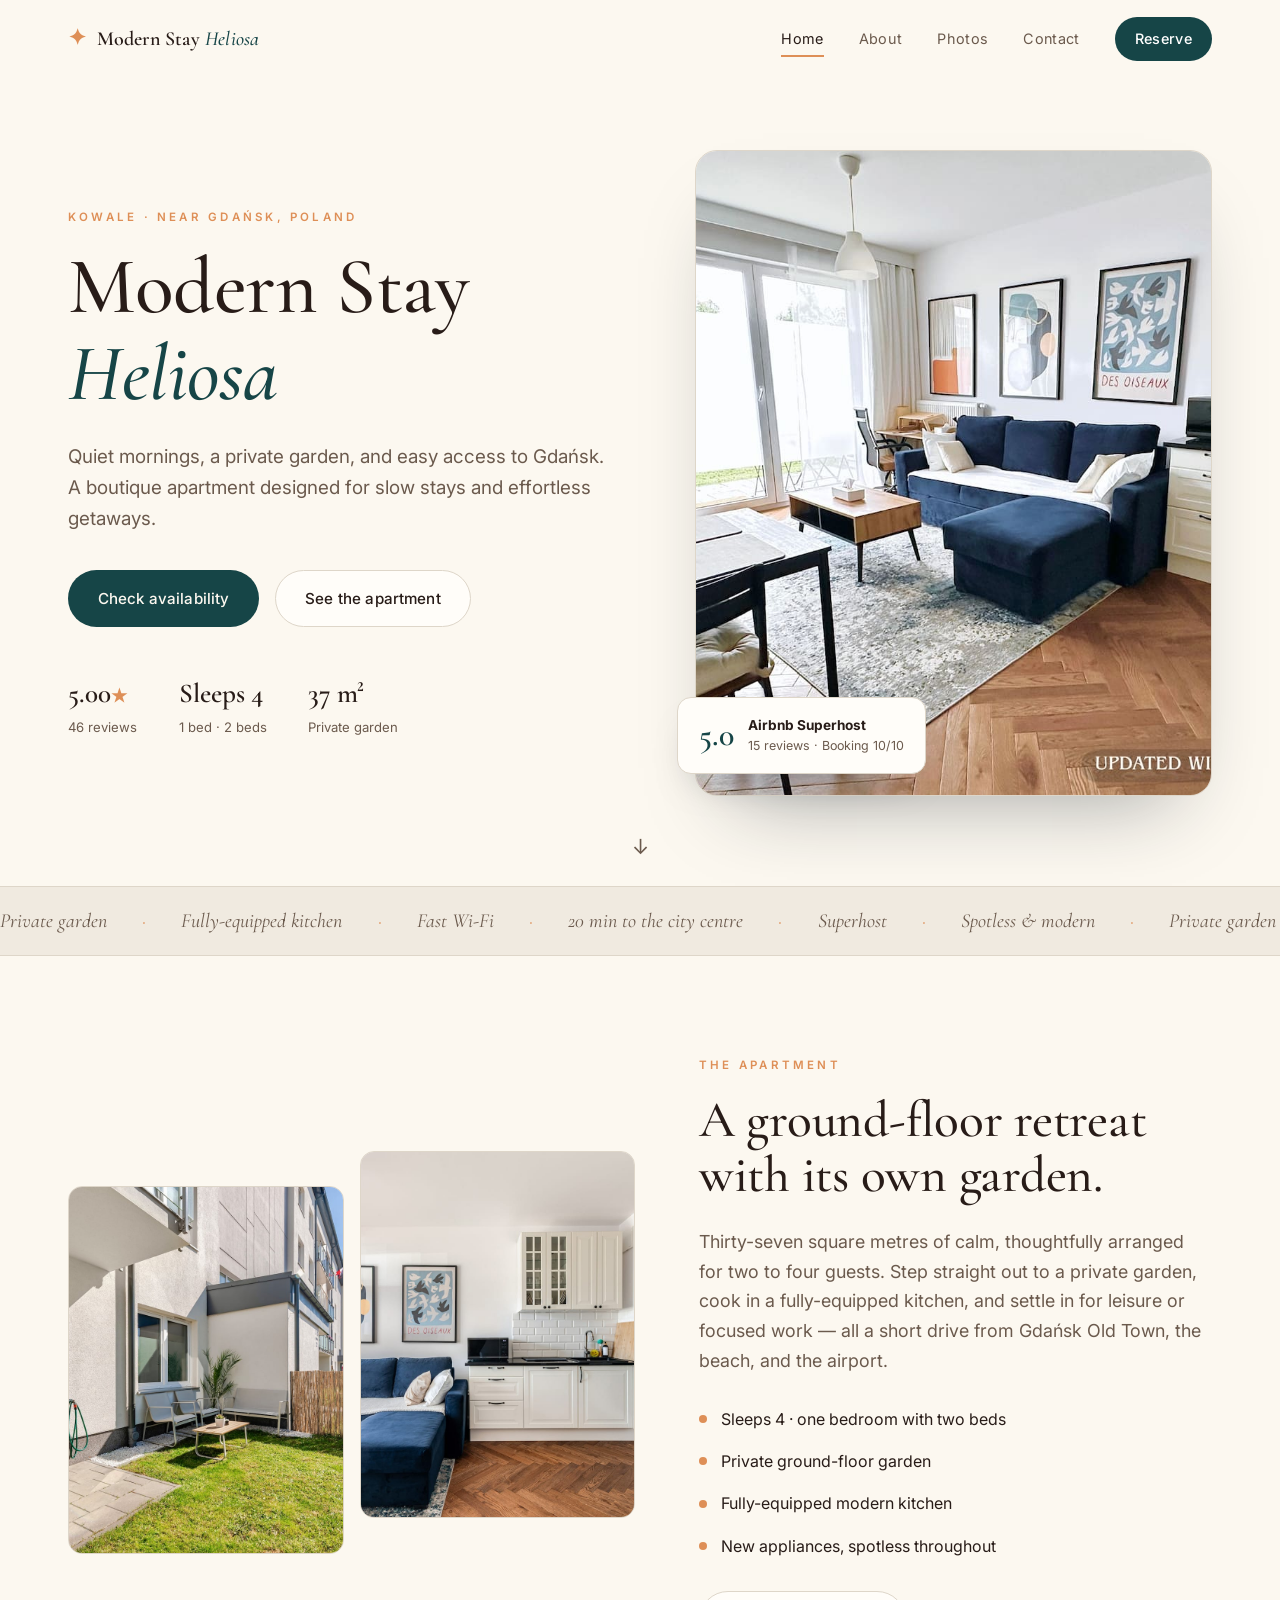
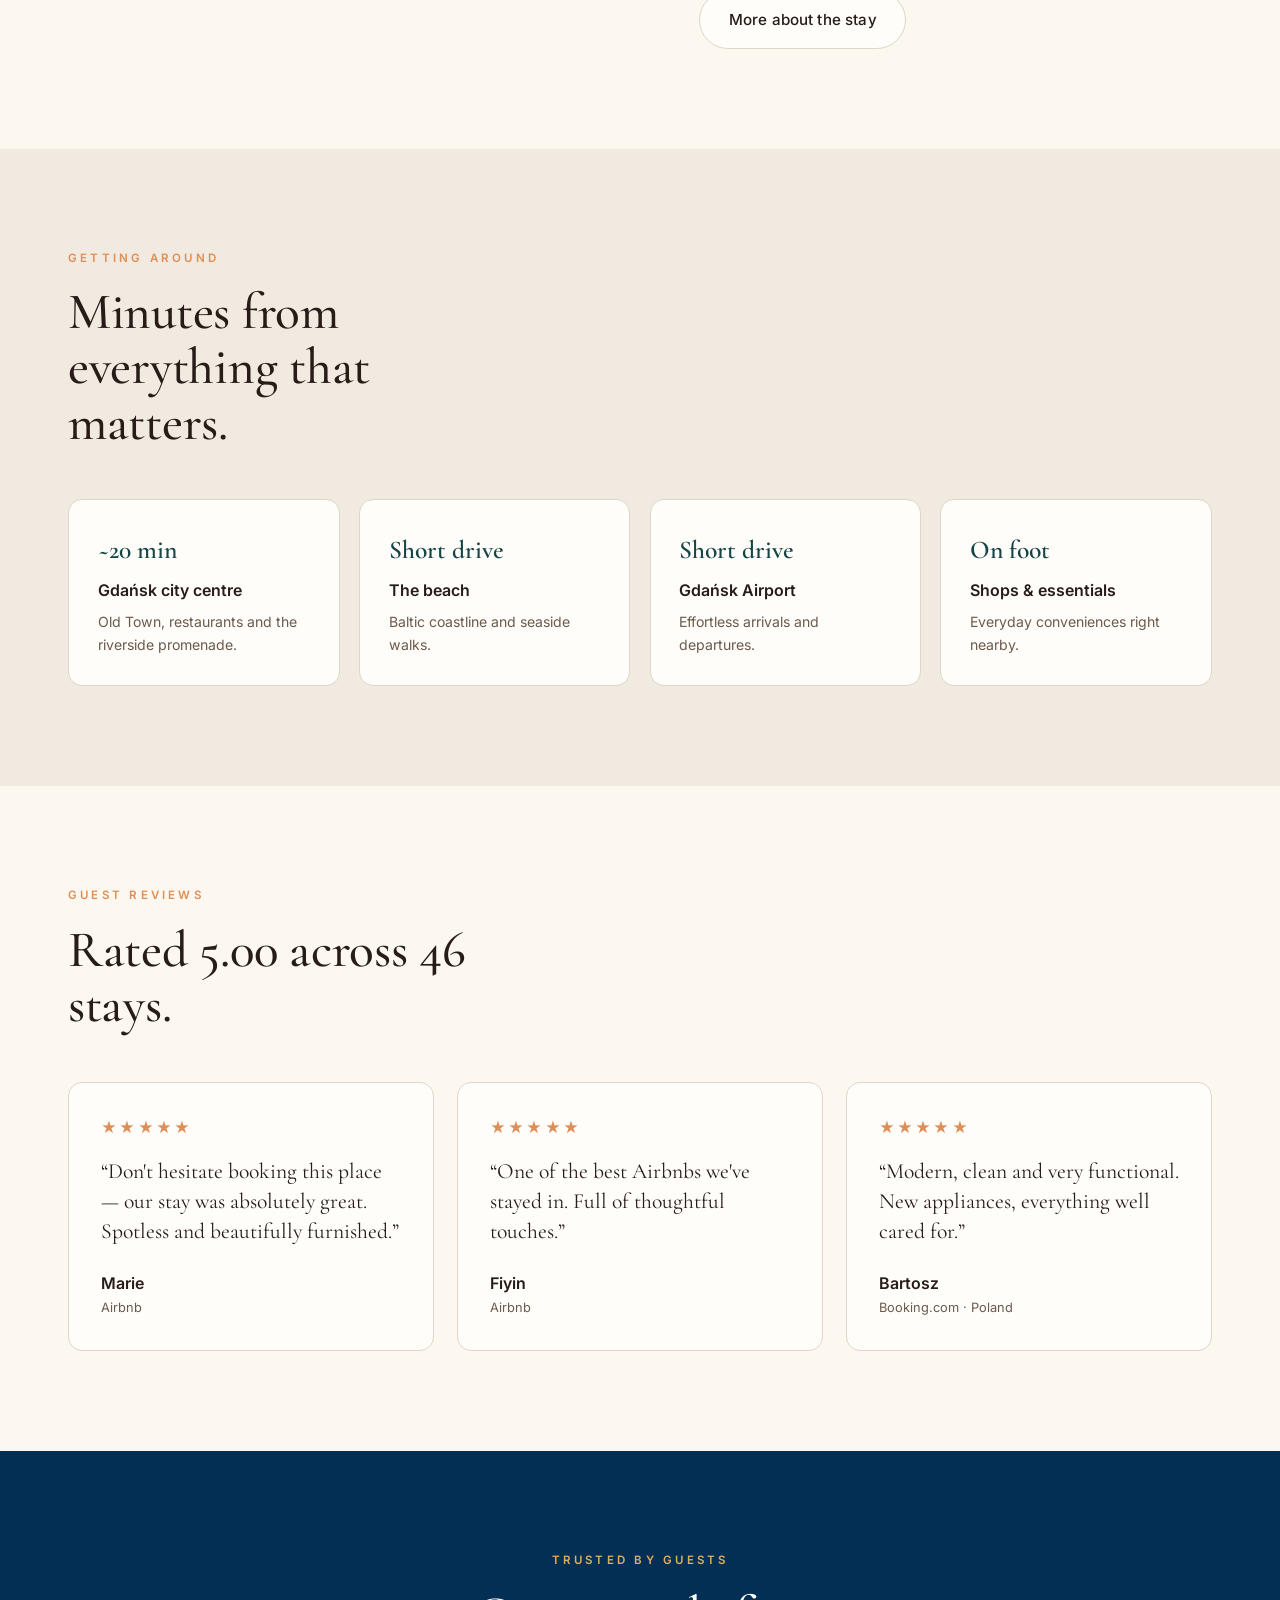
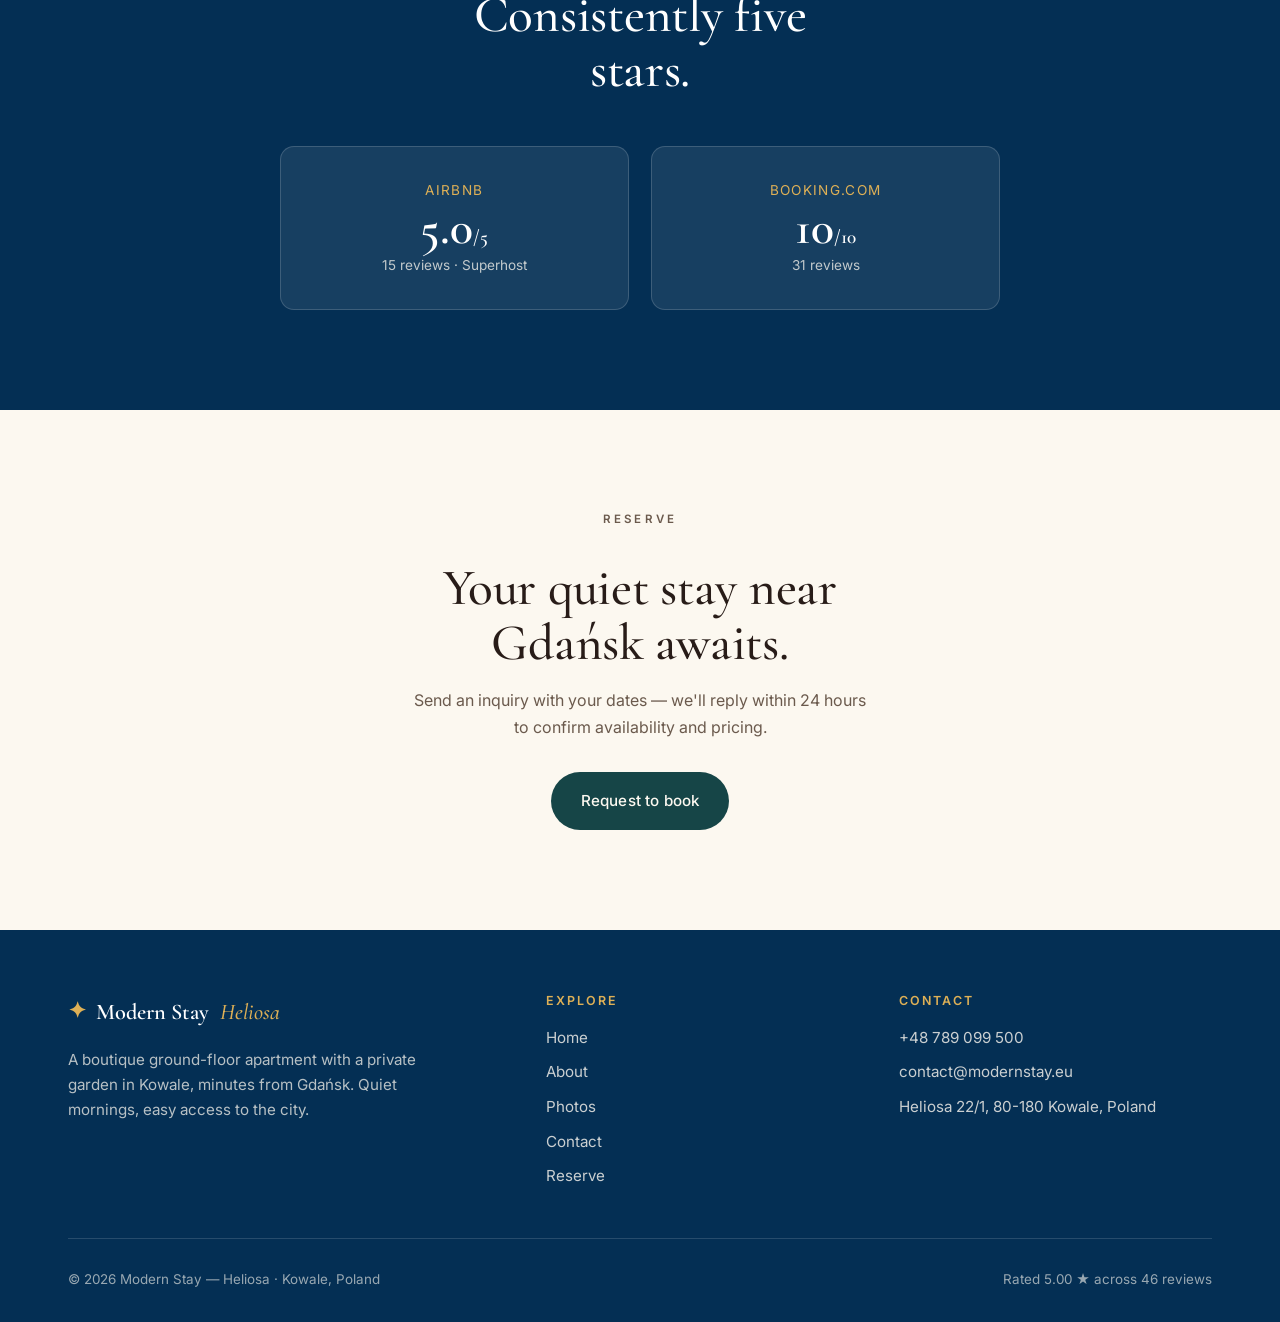
<file: index.html>
<!DOCTYPE html>
<html lang="en">
<head>
  <meta charset="UTF-8" />
  <meta name="viewport" content="width=device-width, initial-scale=1.0" />
  <title>Modern Stay Heliosa — Boutique apartment near Gdańsk</title>
  <meta name="description" content="Modern Stay Heliosa — a boutique ground-floor apartment with a private garden in Kowale, minutes from Gdańsk. Sleeps 4. Rated 5.00 across 46 reviews." />
  <link rel="stylesheet" href="styles.css" />
  <link rel="preconnect" href="https://fonts.googleapis.com" />
  <link rel="preconnect" href="https://fonts.gstatic.com" crossorigin />
  <link href="https://fonts.googleapis.com/css2?family=Cormorant+Garamond:ital,wght@0,400;0,500;0,600;1,400;1,500&family=Inter:wght@400;500;600&display=swap" rel="stylesheet" />
</head>
<body>
  <div class="scroll-progress" id="scrollProgress"></div>

  <!-- Header -->
  <header class="site-header" id="header">
    <div class="container header-inner">
      <a href="index.html" class="brand">
        <span class="brand-mark">✦</span>
        <span class="brand-text">Modern Stay <em>Heliosa</em></span>
      </a>
      <nav class="nav">
        <div class="nav-links" id="navLinks">
          <a href="index.html" class="active">Home</a>
          <a href="about.html">About</a>
          <a href="photos.html">Photos</a>
          <a href="contact.html">Contact</a>
          <a href="reserve.html" class="btn btn-sm btn-primary nav-cta">Reserve</a>
        </div>
        <button class="nav-toggle" id="navToggle" aria-label="Toggle menu">
          <span></span><span></span><span></span>
        </button>
      </nav>
    </div>
  </header>

  <!-- Hero -->
  <section class="hero">
    <div class="container hero-inner">
      <div class="hero-copy">
        <p class="eyebrow reveal">Kowale · near Gdańsk, Poland</p>
        <h1 class="reveal">Modern Stay <span class="grad">Heliosa</span></h1>
        <p class="hero-sub reveal">Quiet mornings, a private garden, and easy access to Gdańsk. A boutique apartment designed for slow stays and effortless getaways.</p>
        <div class="hero-actions reveal">
          <a href="reserve.html" class="btn btn-primary">Check availability</a>
          <a href="photos.html" class="btn btn-ghost">See the apartment</a>
        </div>
        <div class="hero-stats reveal">
          <div class="stat"><span class="stat-num">5.00<span class="star">★</span></span><span class="stat-label">46 reviews</span></div>
          <div class="stat"><span class="stat-num">Sleeps 4</span><span class="stat-label">1 bed · 2 beds</span></div>
          <div class="stat"><span class="stat-num">37 m²</span><span class="stat-label">Private garden</span></div>
        </div>
      </div>
      <div class="hero-figure reveal">
        <div class="hero-img"><img src="images/living-01.jpeg" alt="Living room with sofa" loading="eager" /></div>
        <div class="hero-badge">
          <span class="score">5.0</span>
          <span class="score-meta"><strong>Airbnb Superhost</strong>15 reviews · Booking 10/10</span>
        </div>
      </div>
    </div>
    <a href="#intro" class="scroll-cue" aria-label="Scroll down">↓</a>
  </section>

  <!-- Marquee -->
  <div class="marquee" aria-hidden="true">
    <div class="marquee-track">
      <span>Private garden</span><span>·</span><span>Fully-equipped kitchen</span><span>·</span><span>Fast Wi-Fi</span><span>·</span><span>20 min to the city centre</span><span>·</span><span>Superhost</span><span>·</span><span>Spotless &amp; modern</span><span>·</span>
      <span>Private garden</span><span>·</span><span>Fully-equipped kitchen</span><span>·</span><span>Fast Wi-Fi</span><span>·</span><span>20 min to the city centre</span><span>·</span><span>Superhost</span><span>·</span><span>Spotless &amp; modern</span><span>·</span>
    </div>
  </div>

  <!-- Intro / About preview -->
  <section class="section" id="intro">
    <div class="container about-grid">
      <div class="about-media reveal">
        <img src="images/garden-01.jpeg" alt="Private garden with seating" loading="lazy" />
        <img src="images/kitchen-01.jpeg" alt="Kitchen detail" loading="lazy" />
      </div>
      <div class="about-copy reveal">
        <p class="eyebrow">The apartment</p>
        <h2>A ground-floor retreat with its own garden.</h2>
        <p class="lead">Thirty-seven square metres of calm, thoughtfully arranged for two to four guests. Step straight out to a private garden, cook in a fully-equipped kitchen, and settle in for leisure or focused work — all a short drive from Gdańsk Old Town, the beach, and the airport.</p>
        <ul class="feature-list">
          <li><span class="dot"></span> Sleeps 4 · one bedroom with two beds</li>
          <li><span class="dot"></span> Private ground-floor garden</li>
          <li><span class="dot"></span> Fully-equipped modern kitchen</li>
          <li><span class="dot"></span> New appliances, spotless throughout</li>
        </ul>
        <p style="margin-top:2rem"><a href="about.html" class="btn btn-ghost">More about the stay</a></p>
      </div>
    </div>
  </section>

  <!-- Location -->
  <section class="section section-tint">
    <div class="container">
      <div class="section-head reveal">
        <p class="eyebrow">Getting around</p>
        <h2>Minutes from everything that matters.</h2>
      </div>
      <div class="loc-grid">
        <div class="loc-card reveal"><span class="loc-time">~20 min</span><span class="loc-name">Gdańsk city centre</span><span class="loc-desc">Old Town, restaurants and the riverside promenade.</span></div>
        <div class="loc-card reveal"><span class="loc-time">Short drive</span><span class="loc-name">The beach</span><span class="loc-desc">Baltic coastline and seaside walks.</span></div>
        <div class="loc-card reveal"><span class="loc-time">Short drive</span><span class="loc-name">Gdańsk Airport</span><span class="loc-desc">Effortless arrivals and departures.</span></div>
        <div class="loc-card reveal"><span class="loc-time">On foot</span><span class="loc-name">Shops &amp; essentials</span><span class="loc-desc">Everyday conveniences right nearby.</span></div>
      </div>
    </div>
  </section>

  <!-- Reviews preview -->
  <section class="section">
    <div class="container">
      <div class="section-head reveal">
        <p class="eyebrow">Guest reviews</p>
        <h2>Rated 5.00 across 46 stays.</h2>
      </div>
      <div class="review-grid">
        <blockquote class="review reveal">
          <div class="stars">★★★★★</div>
          <p>“Don't hesitate booking this place — our stay was absolutely great. Spotless and beautifully furnished.”</p>
          <footer><strong>Marie</strong><span>Airbnb</span></footer>
        </blockquote>
        <blockquote class="review reveal">
          <div class="stars">★★★★★</div>
          <p>“One of the best Airbnbs we've stayed in. Full of thoughtful touches.”</p>
          <footer><strong>Fiyin</strong><span>Airbnb</span></footer>
        </blockquote>
        <blockquote class="review reveal">
          <div class="stars">★★★★★</div>
          <p>“Modern, clean and very functional. New appliances, everything well cared for.”</p>
          <footer><strong>Bartosz</strong><span>Booking.com · Poland</span></footer>
        </blockquote>
      </div>
    </div>
  </section>

  <!-- Ratings band (navy) -->
  <section class="section section-navy">
    <div class="container">
      <div class="section-head center reveal">
        <p class="eyebrow">Trusted by guests</p>
        <h2>Consistently five stars.</h2>
      </div>
      <div class="ratings-band">
        <div class="platform-card reveal"><div class="p-name">Airbnb</div><div class="p-score">5.0<span style="font-size:1.2rem">/5</span></div><div class="p-meta">15 reviews · Superhost</div></div>
        <div class="platform-card reveal"><div class="p-name">Booking.com</div><div class="p-score">10<span style="font-size:1.2rem">/10</span></div><div class="p-meta">31 reviews</div></div>
      </div>
    </div>
  </section>

  <!-- CTA -->
  <section class="section cta-band">
    <div class="container">
      <div class="reveal">
        <p class="eyebrow">Reserve</p>
        <h2>Your quiet stay near Gdańsk awaits.</h2>
        <p>Send an inquiry with your dates — we'll reply within 24 hours to confirm availability and pricing.</p>
        <a href="reserve.html" class="btn btn-primary">Request to book</a>
      </div>
    </div>
  </section>

  <!-- Footer placeholder -->
  <div id="footer"></div>

  <script src="script.js"></script>
</body>
</html>
</file>
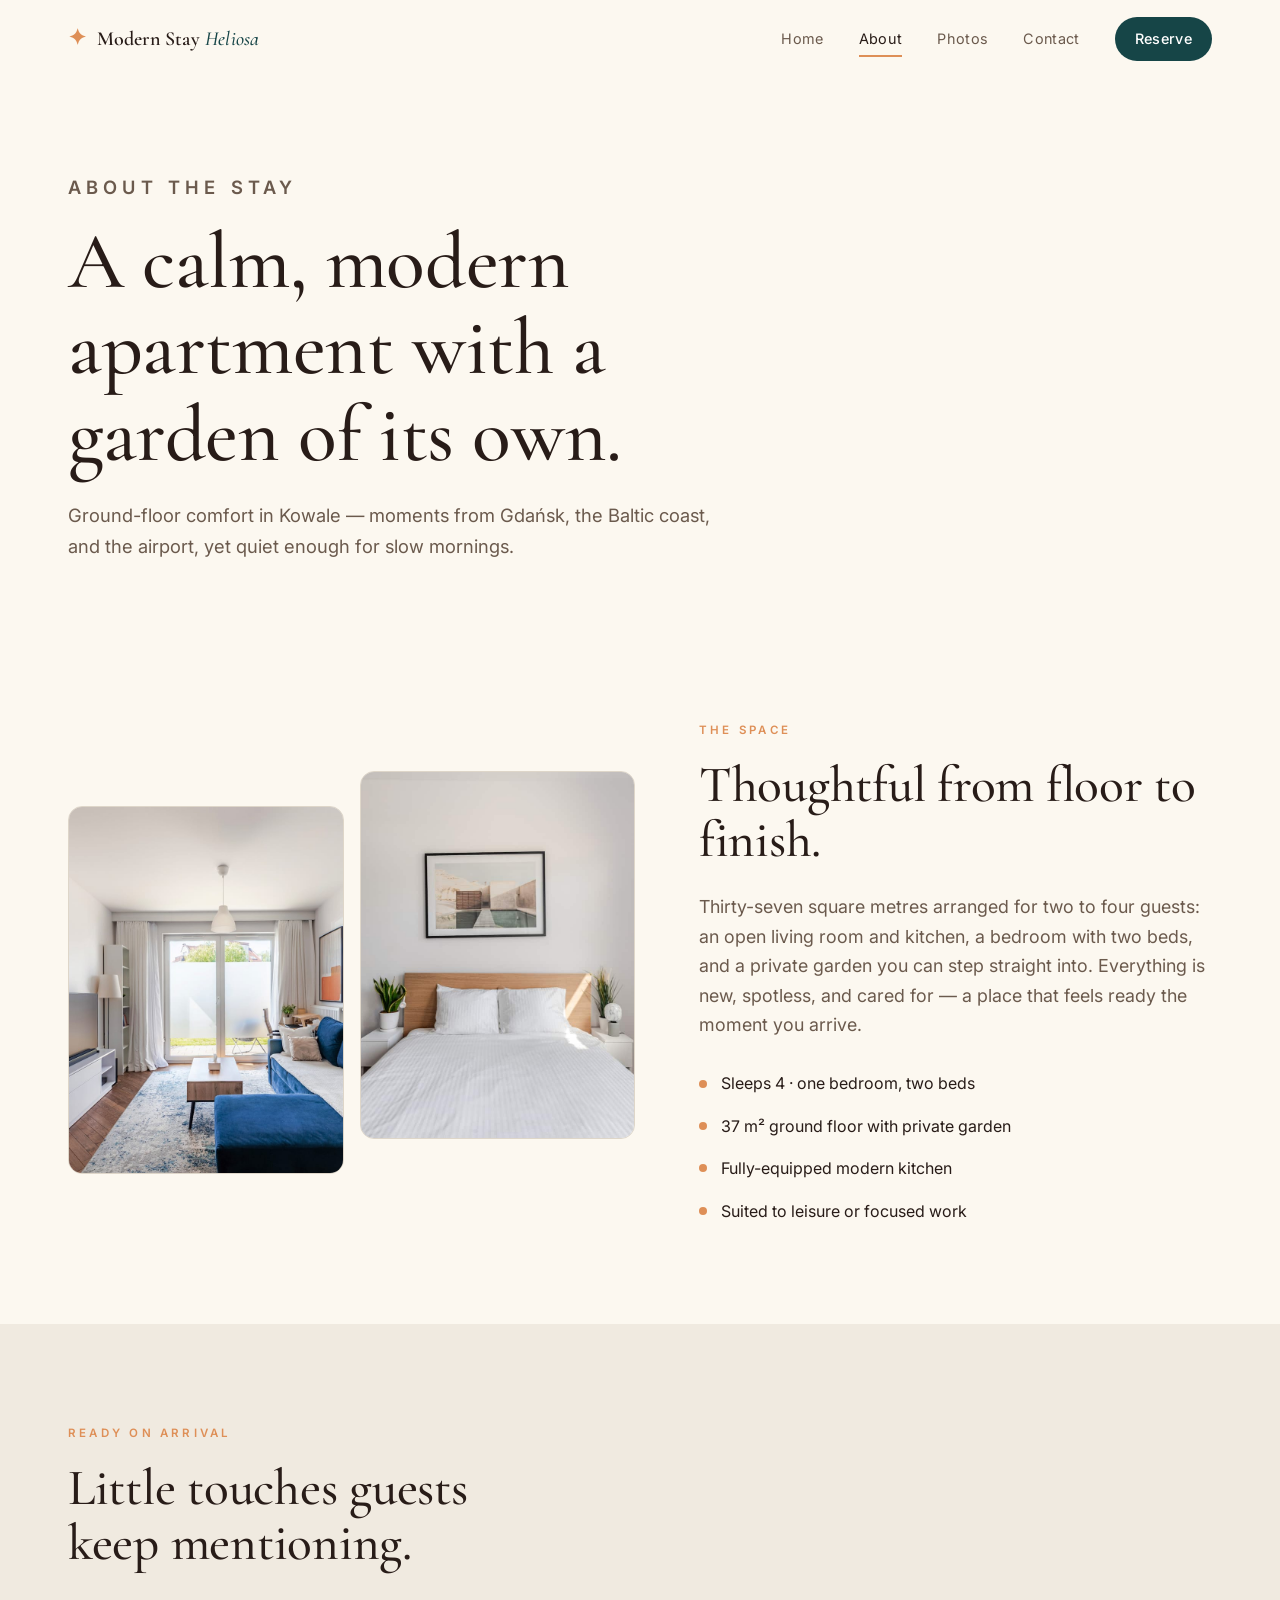
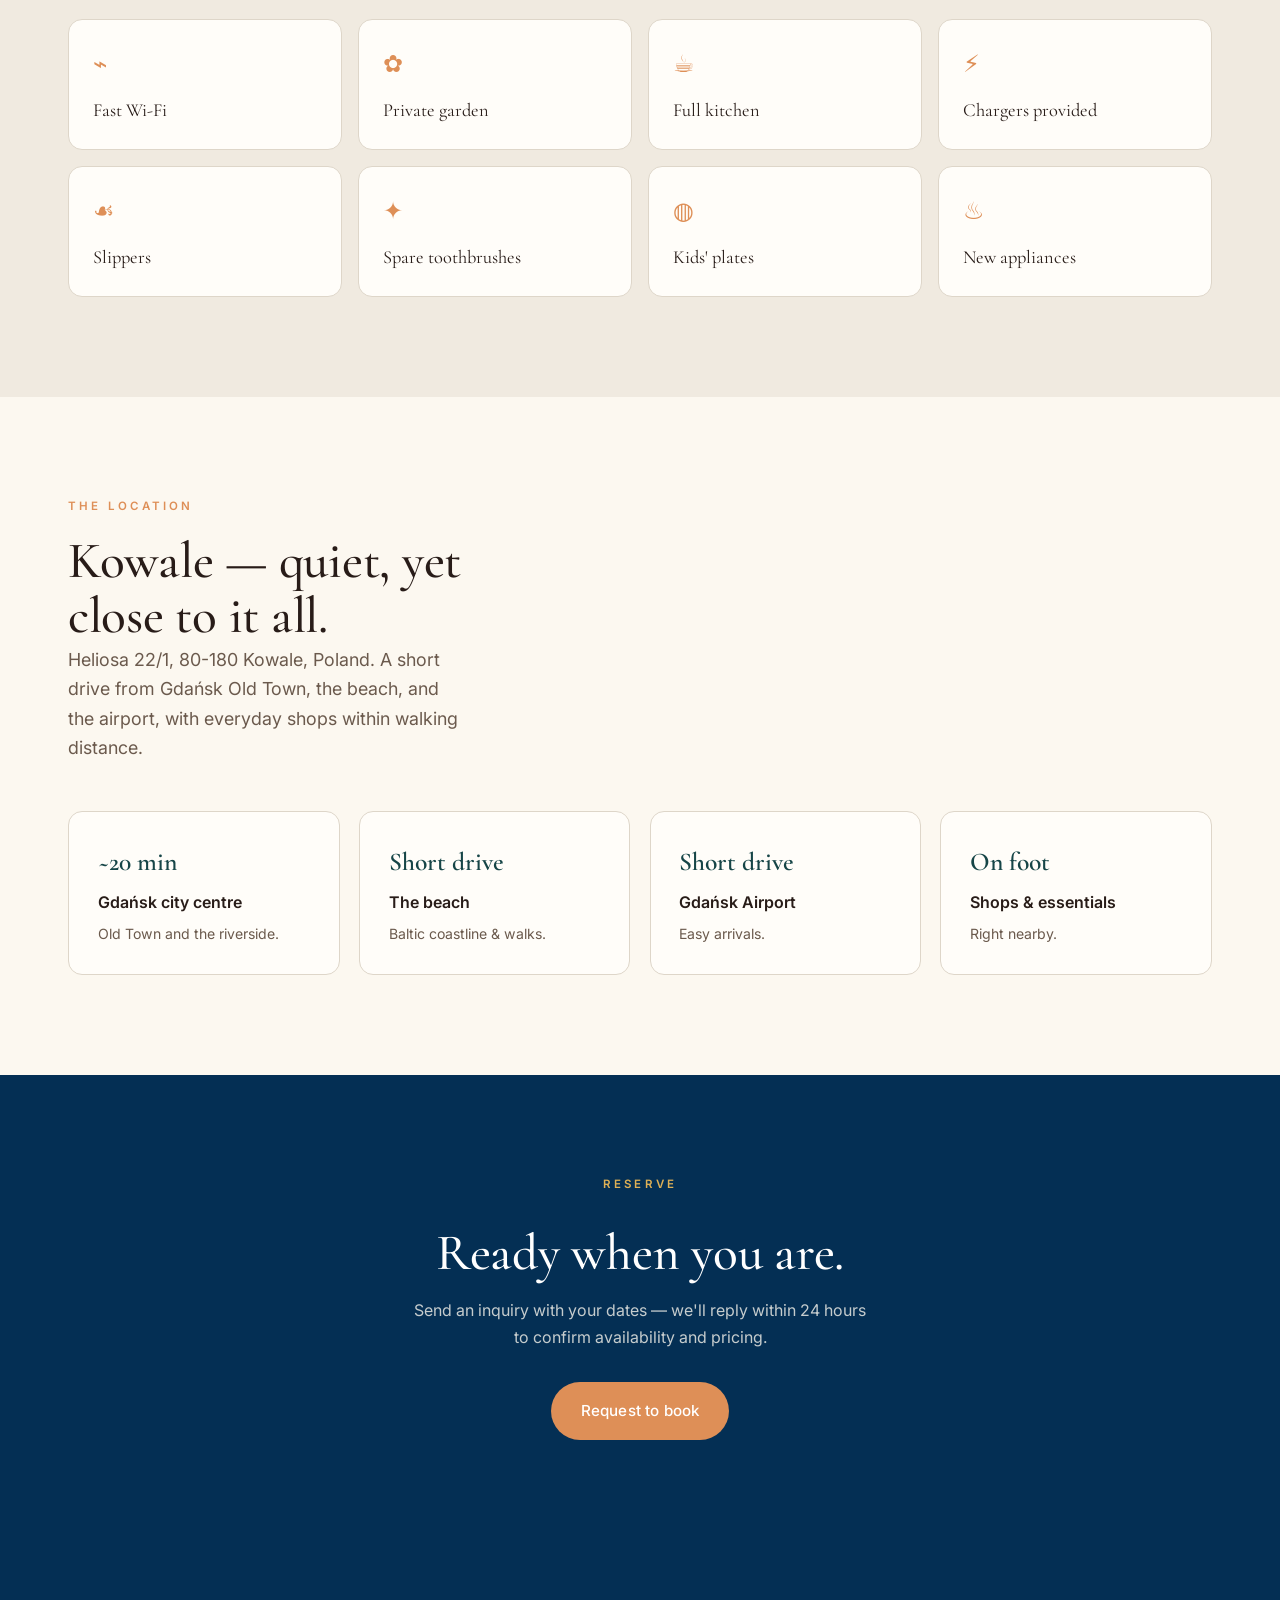
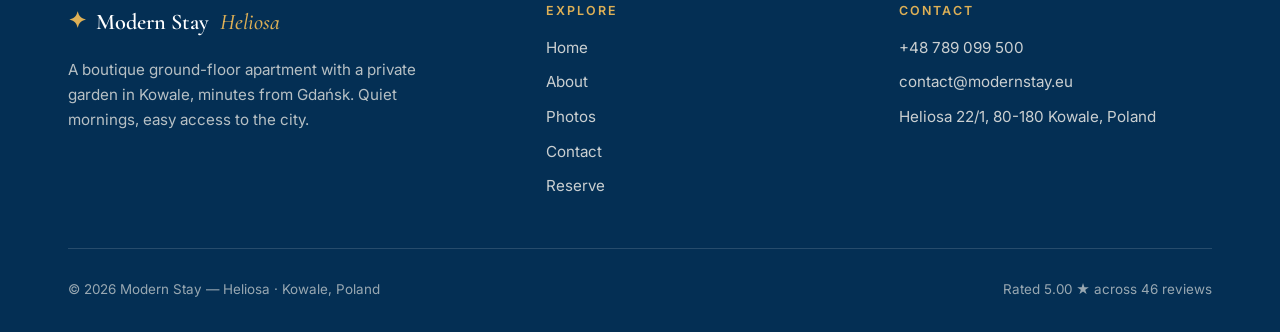
<file: about.html>
<!DOCTYPE html>
<html lang="en">
<head>
  <meta charset="UTF-8" />
  <meta name="viewport" content="width=device-width, initial-scale=1.0" />
  <title>About — Modern Stay Heliosa</title>
  <meta name="description" content="About Modern Stay Heliosa — a 37 m² ground-floor apartment with a private garden in Kowale, near Gdańsk. Sleeps 4, with a fully-equipped kitchen and thoughtful amenities." />
  <link rel="stylesheet" href="styles.css" />
  <link rel="preconnect" href="https://fonts.googleapis.com" />
  <link rel="preconnect" href="https://fonts.gstatic.com" crossorigin />
  <link href="https://fonts.googleapis.com/css2?family=Cormorant+Garamond:ital,wght@0,400;0,500;0,600;1,400;1,500&family=Inter:wght@400;500;600&display=swap" rel="stylesheet" />
</head>
<body>
  <div class="scroll-progress" id="scrollProgress"></div>

  <header class="site-header" id="header">
    <div class="container header-inner">
      <a href="index.html" class="brand">
        <span class="brand-mark">✦</span>
        <span class="brand-text">Modern Stay <em>Heliosa</em></span>
      </a>
      <nav class="nav">
        <div class="nav-links" id="navLinks">
          <a href="index.html">Home</a>
          <a href="about.html" class="active">About</a>
          <a href="photos.html">Photos</a>
          <a href="contact.html">Contact</a>
          <a href="reserve.html" class="btn btn-sm btn-primary nav-cta">Reserve</a>
        </div>
        <button class="nav-toggle" id="navToggle" aria-label="Toggle menu">
          <span></span><span></span><span></span>
        </button>
      </nav>
    </div>
  </header>

  <!-- Page hero -->
  <section class="page-hero">
    <div class="container">
      <p class="eyebrow reveal">About the stay</p>
      <h1 class="reveal">A calm, modern apartment with a garden of its own.</h1>
      <p class="reveal">Ground-floor comfort in Kowale — moments from Gdańsk, the Baltic coast, and the airport, yet quiet enough for slow mornings.</p>
    </div>
  </section>

  <!-- About -->
  <section class="section">
    <div class="container about-grid">
      <div class="about-media reveal">
        <img src="images/living-02.jpeg" alt="Living room and open kitchen" loading="lazy" />
        <img src="images/bedroom-02.jpeg" alt="Bedroom with bed" loading="lazy" />
      </div>
      <div class="about-copy reveal">
        <p class="eyebrow">The space</p>
        <h2>Thoughtful from floor to finish.</h2>
        <p class="lead">Thirty-seven square metres arranged for two to four guests: an open living room and kitchen, a bedroom with two beds, and a private garden you can step straight into. Everything is new, spotless, and cared for — a place that feels ready the moment you arrive.</p>
        <ul class="feature-list">
          <li><span class="dot"></span> Sleeps 4 · one bedroom, two beds</li>
          <li><span class="dot"></span> 37 m² ground floor with private garden</li>
          <li><span class="dot"></span> Fully-equipped modern kitchen</li>
          <li><span class="dot"></span> Suited to leisure or focused work</li>
        </ul>
      </div>
    </div>
  </section>

  <!-- Amenities -->
  <section class="section section-tint">
    <div class="container">
      <div class="section-head reveal">
        <p class="eyebrow">Ready on arrival</p>
        <h2>Little touches guests keep mentioning.</h2>
      </div>
      <div class="amenity-grid">
        <div class="amenity reveal"><span class="amenity-ico">⌁</span><span class="amenity-name">Fast Wi-Fi</span></div>
        <div class="amenity reveal"><span class="amenity-ico">✿</span><span class="amenity-name">Private garden</span></div>
        <div class="amenity reveal"><span class="amenity-ico">☕</span><span class="amenity-name">Full kitchen</span></div>
        <div class="amenity reveal"><span class="amenity-ico">⚡</span><span class="amenity-name">Chargers provided</span></div>
        <div class="amenity reveal"><span class="amenity-ico">☙</span><span class="amenity-name">Slippers</span></div>
        <div class="amenity reveal"><span class="amenity-ico">✦</span><span class="amenity-name">Spare toothbrushes</span></div>
        <div class="amenity reveal"><span class="amenity-ico">◍</span><span class="amenity-name">Kids' plates</span></div>
        <div class="amenity reveal"><span class="amenity-ico">♨</span><span class="amenity-name">New appliances</span></div>
      </div>
    </div>
  </section>

  <!-- Location -->
  <section class="section">
    <div class="container">
      <div class="section-head reveal">
        <p class="eyebrow">The location</p>
        <h2>Kowale — quiet, yet close to it all.</h2>
        <p class="lead">Heliosa 22/1, 80-180 Kowale, Poland. A short drive from Gdańsk Old Town, the beach, and the airport, with everyday shops within walking distance.</p>
      </div>
      <div class="loc-grid">
        <div class="loc-card reveal"><span class="loc-time">~20 min</span><span class="loc-name">Gdańsk city centre</span><span class="loc-desc">Old Town and the riverside.</span></div>
        <div class="loc-card reveal"><span class="loc-time">Short drive</span><span class="loc-name">The beach</span><span class="loc-desc">Baltic coastline & walks.</span></div>
        <div class="loc-card reveal"><span class="loc-time">Short drive</span><span class="loc-name">Gdańsk Airport</span><span class="loc-desc">Easy arrivals.</span></div>
        <div class="loc-card reveal"><span class="loc-time">On foot</span><span class="loc-name">Shops &amp; essentials</span><span class="loc-desc">Right nearby.</span></div>
      </div>
    </div>
  </section>

  <!-- CTA -->
  <section class="section section-navy cta-band">
    <div class="container">
      <div class="reveal">
        <p class="eyebrow">Reserve</p>
        <h2>Ready when you are.</h2>
        <p style="color:color-mix(in oklab, var(--navy-foreground) 78%, transparent)">Send an inquiry with your dates — we'll reply within 24 hours to confirm availability and pricing.</p>
        <a href="reserve.html" class="btn btn-accent">Request to book</a>
      </div>
    </div>
  </section>

  <div id="footer"></div>
  <script src="script.js"></script>
</body>
</html>
</file>
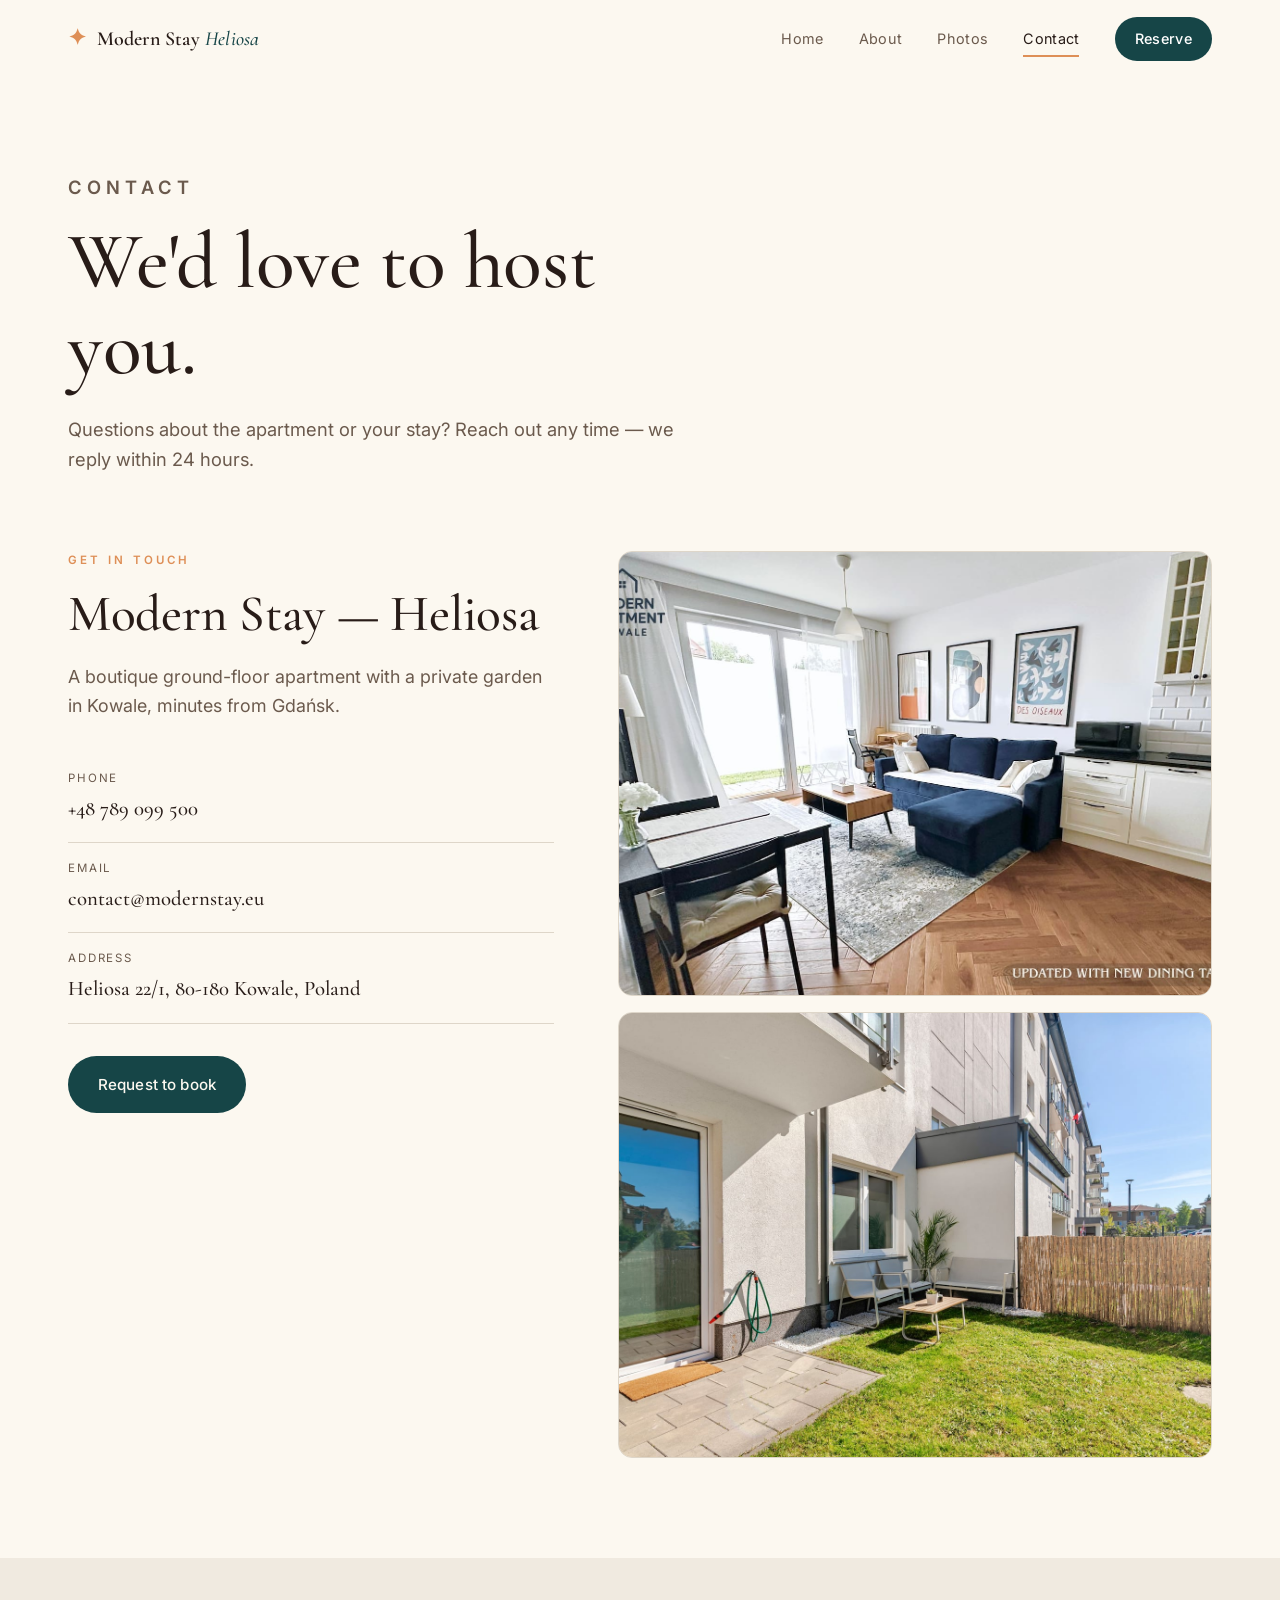
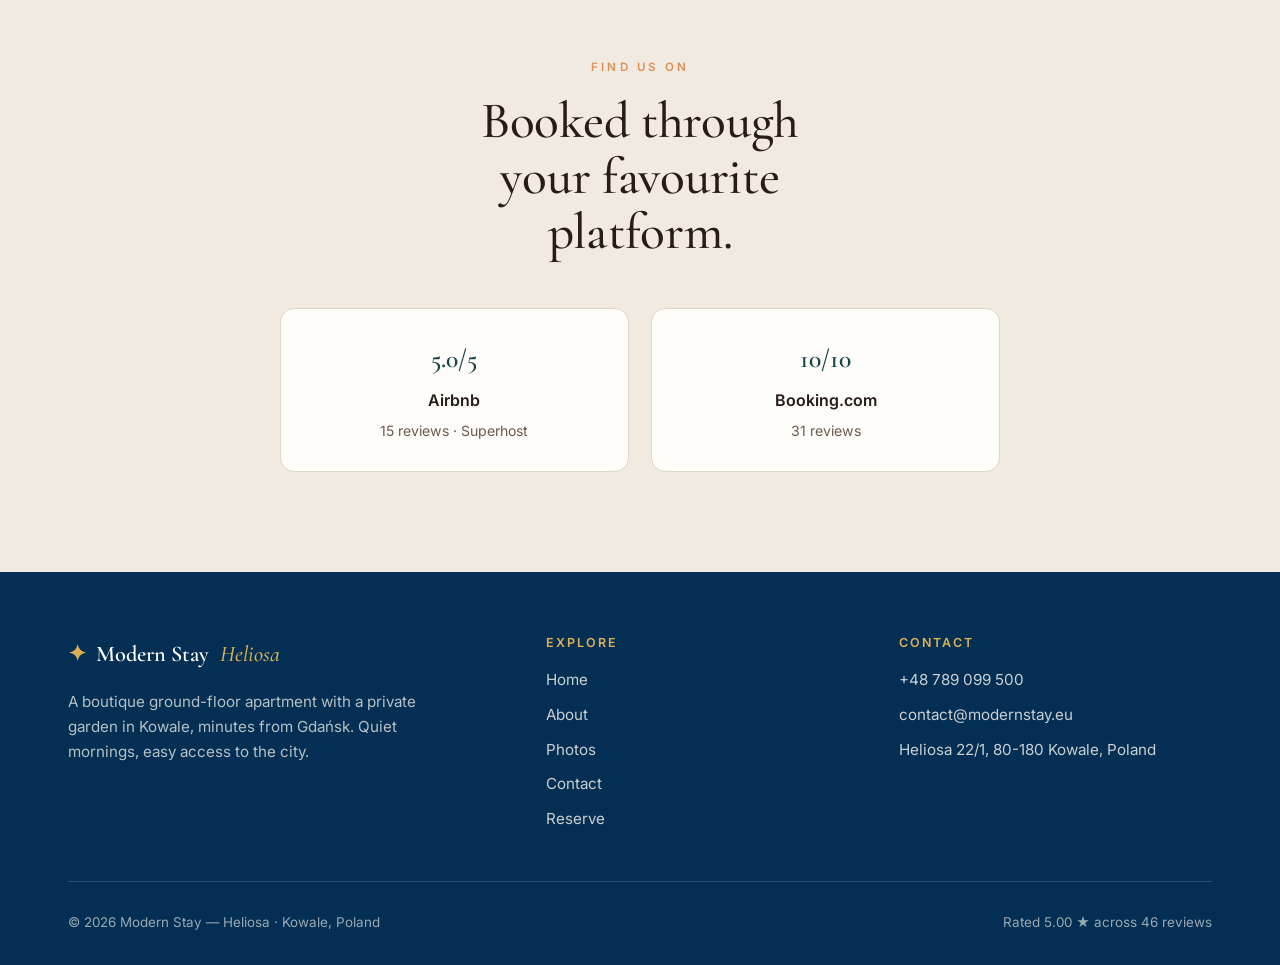
<file: contact.html>
<!DOCTYPE html>
<html lang="en">
<head>
  <meta charset="UTF-8" />
  <meta name="viewport" content="width=device-width, initial-scale=1.0" />
  <title>Contact — Modern Stay Heliosa</title>
  <meta name="description" content="Contact Modern Stay Heliosa. Phone +48 789 099 500, email contact@modernstay.eu. Heliosa 22/1, 80-180 Kowale, Poland." />
  <link rel="stylesheet" href="styles.css" />
  <link rel="preconnect" href="https://fonts.googleapis.com" />
  <link rel="preconnect" href="https://fonts.gstatic.com" crossorigin />
  <link href="https://fonts.googleapis.com/css2?family=Cormorant+Garamond:ital,wght@0,400;0,500;0,600;1,400;1,500&family=Inter:wght@400;500;600&display=swap" rel="stylesheet" />
</head>
<body>
  <div class="scroll-progress" id="scrollProgress"></div>

  <header class="site-header" id="header">
    <div class="container header-inner">
      <a href="index.html" class="brand">
        <span class="brand-mark">✦</span>
        <span class="brand-text">Modern Stay <em>Heliosa</em></span>
      </a>
      <nav class="nav">
        <div class="nav-links" id="navLinks">
          <a href="index.html">Home</a>
          <a href="about.html">About</a>
          <a href="photos.html">Photos</a>
          <a href="contact.html" class="active">Contact</a>
          <a href="reserve.html" class="btn btn-sm btn-primary nav-cta">Reserve</a>
        </div>
        <button class="nav-toggle" id="navToggle" aria-label="Toggle menu">
          <span></span><span></span><span></span>
        </button>
      </nav>
    </div>
  </header>

  <section class="page-hero">
    <div class="container">
      <p class="eyebrow reveal">Contact</p>
      <h1 class="reveal">We'd love to host you.</h1>
      <p class="reveal">Questions about the apartment or your stay? Reach out any time — we reply within 24 hours.</p>
    </div>
  </section>

  <section class="section" style="padding-top:1rem">
    <div class="container contact-inner">
      <div class="contact-copy reveal">
        <p class="eyebrow">Get in touch</p>
        <h2>Modern Stay — Heliosa</h2>
        <p class="lead">A boutique ground-floor apartment with a private garden in Kowale, minutes from Gdańsk.</p>
        <div class="contact-details">
          <a href="tel:+48789099500" class="contact-line"><span>Phone</span><strong>+48 789 099 500</strong></a>
          <a href="mailto:contact@modernstay.eu" class="contact-line"><span>Email</span><strong>contact@modernstay.eu</strong></a>
          <p class="contact-line"><span>Address</span><strong>Heliosa 22/1, 80-180 Kowale, Poland</strong></p>
        </div>
        <p style="margin-top:2rem"><a href="reserve.html" class="btn btn-primary">Request to book</a></p>
      </div>

      <div class="about-media reveal" style="grid-template-columns:1fr">
        <img src="images/living-01.jpeg" alt="Living room with sofa" loading="lazy" style="aspect-ratio:4/3;margin-top:0" />
        <img src="images/garden-01.jpeg" alt="Private garden with seating" loading="lazy" style="aspect-ratio:4/3;margin-top:0" />
      </div>
    </div>
  </section>

  <section class="section section-tint">
    <div class="container">
      <div class="section-head center reveal">
        <p class="eyebrow">Find us on</p>
        <h2>Booked through your favourite platform.</h2>
      </div>
      <div class="ratings-band" style="max-width:720px">
        <div class="loc-card reveal" style="text-align:center;align-items:center"><span class="loc-time">5.0/5</span><span class="loc-name">Airbnb</span><span class="loc-desc">15 reviews · Superhost</span></div>
        <div class="loc-card reveal" style="text-align:center;align-items:center"><span class="loc-time">10/10</span><span class="loc-name">Booking.com</span><span class="loc-desc">31 reviews</span></div>
      </div>
    </div>
  </section>

  <div id="footer"></div>
  <script src="script.js"></script>
</body>
</html>
</file>
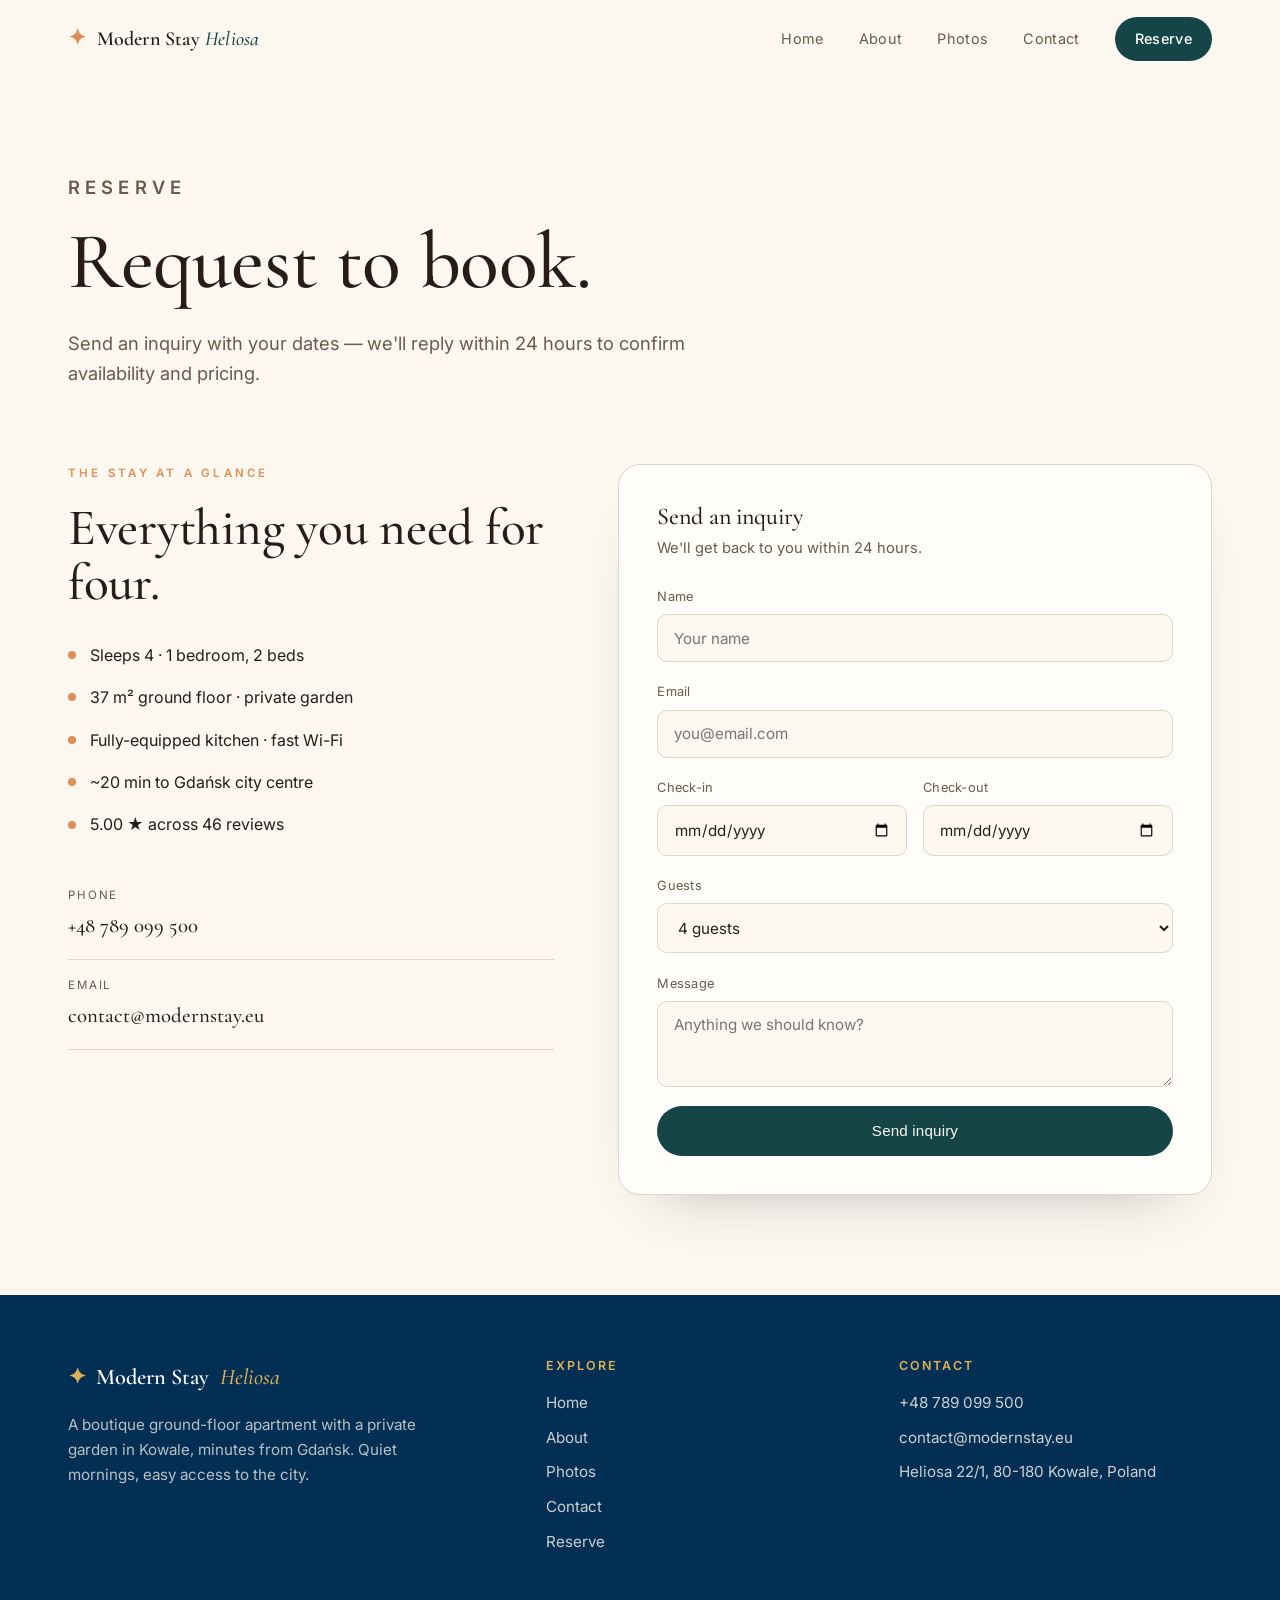
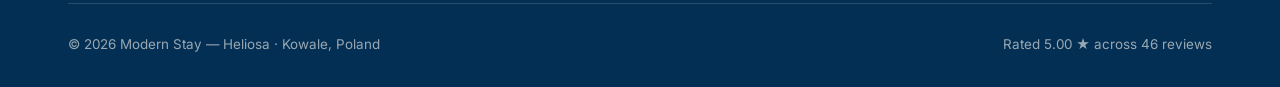
<file: reserve.html>
<!DOCTYPE html>
<html lang="en">
<head>
  <meta charset="UTF-8" />
  <meta name="viewport" content="width=device-width, initial-scale=1.0" />
  <title>Reserve — Modern Stay Heliosa</title>
  <meta name="description" content="Request to book Modern Stay Heliosa. Send an inquiry with your dates and we'll reply within 24 hours to confirm availability and pricing." />
  <link rel="stylesheet" href="styles.css" />
  <link rel="preconnect" href="https://fonts.googleapis.com" />
  <link rel="preconnect" href="https://fonts.gstatic.com" crossorigin />
  <link href="https://fonts.googleapis.com/css2?family=Cormorant+Garamond:ital,wght@0,400;0,500;0,600;1,400;1,500&family=Inter:wght@400;500;600&display=swap" rel="stylesheet" />
</head>
<body>
  <div class="scroll-progress" id="scrollProgress"></div>

  <header class="site-header" id="header">
    <div class="container header-inner">
      <a href="index.html" class="brand">
        <span class="brand-mark">✦</span>
        <span class="brand-text">Modern Stay <em>Heliosa</em></span>
      </a>
      <nav class="nav">
        <div class="nav-links" id="navLinks">
          <a href="index.html">Home</a>
          <a href="about.html">About</a>
          <a href="photos.html">Photos</a>
          <a href="contact.html">Contact</a>
          <a href="reserve.html" class="btn btn-sm btn-primary nav-cta active">Reserve</a>
        </div>
        <button class="nav-toggle" id="navToggle" aria-label="Toggle menu">
          <span></span><span></span><span></span>
        </button>
      </nav>
    </div>
  </header>

  <section class="page-hero">
    <div class="container">
      <p class="eyebrow reveal">Reserve</p>
      <h1 class="reveal">Request to book.</h1>
      <p class="reveal">Send an inquiry with your dates — we'll reply within 24 hours to confirm availability and pricing.</p>
    </div>
  </section>

  <section class="section" style="padding-top:1rem">
    <div class="container contact-inner">
      <div class="contact-copy reveal">
        <p class="eyebrow">The stay at a glance</p>
        <h2>Everything you need for four.</h2>
        <ul class="feature-list">
          <li><span class="dot"></span> Sleeps 4 · 1 bedroom, 2 beds</li>
          <li><span class="dot"></span> 37 m² ground floor · private garden</li>
          <li><span class="dot"></span> Fully-equipped kitchen · fast Wi-Fi</li>
          <li><span class="dot"></span> ~20 min to Gdańsk city centre</li>
          <li><span class="dot"></span> 5.00 ★ across 46 reviews</li>
        </ul>
        <div class="contact-details">
          <a href="tel:+48789099500" class="contact-line"><span>Phone</span><strong>+48 789 099 500</strong></a>
          <a href="mailto:contact@modernstay.eu" class="contact-line"><span>Email</span><strong>contact@modernstay.eu</strong></a>
        </div>
      </div>

      <form class="contact-form reveal" id="bookingForm" novalidate>
        <h3>Send an inquiry</h3>
        <p class="form-sub">We'll get back to you within 24 hours.</p>
        <div class="field">
          <label for="name">Name</label>
          <input id="name" name="name" type="text" placeholder="Your name" required />
        </div>
        <div class="field">
          <label for="email">Email</label>
          <input id="email" name="email" type="email" placeholder="you@email.com" required />
        </div>
        <div class="field-row">
          <div class="field"><label for="checkin">Check-in</label><input id="checkin" name="checkin" type="date" required /></div>
          <div class="field"><label for="checkout">Check-out</label><input id="checkout" name="checkout" type="date" required /></div>
        </div>
        <div class="field">
          <label for="guests">Guests</label>
          <select id="guests" name="guests">
            <option>1 guest</option><option>2 guests</option><option>3 guests</option><option selected>4 guests</option>
          </select>
        </div>
        <div class="field">
          <label for="message">Message</label>
          <textarea id="message" name="message" rows="3" placeholder="Anything we should know?"></textarea>
        </div>
        <button type="submit" class="btn btn-primary btn-block">Send inquiry</button>
        <p class="form-note" id="formNote" hidden>Thanks — we'll be in touch within 24 hours.</p>
      </form>
    </div>
  </section>

  <div id="footer"></div>
  <script src="script.js"></script>
</body>
</html>
</file>
<file: styles.css>
/* ============ Modern Stay Heliosa — light editorial theme ============ */
/* Palette matched from the original modernstay.eu design tokens */
:root {
  --background: oklch(98% .012 85);       /* warm cream */
  --surface: oklch(99.5% .006 85);        /* near-white cards */
  --foreground: oklch(24% .02 40);        /* deep warm near-black */
  --muted: oklch(94% .015 80);            /* soft sand */
  --muted-foreground: oklch(48% .03 60);  /* muted brown-grey */
  --primary: oklch(36% .05 200);          /* deep teal / petrol */
  --primary-foreground: oklch(98% .012 85);
  --accent: oklch(72% .12 55);            /* warm terracotta */
  --navy: oklch(30% .08 250);             /* deep navy */
  --navy-foreground: oklch(98% .012 85);
  --gold: oklch(78% .12 82);
  --gold-light: oklch(99% .02 82);
  --border: oklch(88% .02 80);
  --ring: oklch(36% .05 200);

  --font-serif: "Cormorant Garamond", ui-serif, Georgia, serif;
  --font-sans: "Inter", ui-sans-serif, system-ui, sans-serif;

  --radius: 14px;
  --radius-sm: 10px;
  --radius-lg: 22px;
  --maxw: 1200px;
  --ease: cubic-bezier(0.22, 1, 0.36, 1);
}

* { box-sizing: border-box; margin: 0; padding: 0; }
html { scroll-behavior: smooth; }

body {
  background: var(--background);
  color: var(--foreground);
  font-family: var(--font-sans);
  font-weight: 400;
  line-height: 1.65;
  -webkit-font-smoothing: antialiased;
  overflow-x: hidden;
}

.container { width: 100%; max-width: var(--maxw); margin-inline: auto; padding-inline: 28px; }

h1, h2, h3, h4 { font-family: var(--font-serif); font-weight: 500; line-height: 1.08; letter-spacing: -0.005em; color: var(--foreground); }
h1 { font-size: clamp(2.8rem, 6.5vw, 5rem); font-weight: 500; }
h2 { font-size: clamp(2rem, 4vw, 3.2rem); }
h3 { font-size: 1.5rem; }

a { color: inherit; text-decoration: none; }
img { max-width: 100%; display: block; }

.eyebrow {
  text-transform: uppercase;
  letter-spacing: 0.28em;
  font-size: 0.72rem;
  font-weight: 600;
  color: var(--accent);
  margin-bottom: 1.1rem;
}
.lead { color: var(--muted-foreground); font-size: 1.12rem; max-width: 52ch; }
.serif-accent { font-family: var(--font-serif); font-style: italic; color: var(--primary); }

/* ============ Buttons ============ */
.btn {
  display: inline-flex; align-items: center; justify-content: center; gap: 0.5rem;
  padding: 0.95rem 1.8rem; border-radius: 100px;
  font-weight: 500; font-size: 0.95rem; letter-spacing: 0.01em;
  cursor: pointer; border: 1px solid transparent;
  transition: transform 0.25s var(--ease), background 0.25s, color 0.25s, border-color 0.25s, box-shadow 0.25s;
}
.btn-sm { padding: 0.6rem 1.2rem; font-size: 0.85rem; }
.btn-block { width: 100%; }
.btn-primary { background: var(--primary); color: var(--primary-foreground); }
.btn-primary:hover { transform: translateY(-2px); box-shadow: 0 14px 30px -14px var(--primary); filter: brightness(1.08); }
.btn-accent { background: var(--accent); color: #fff; }
.btn-accent:hover { transform: translateY(-2px); box-shadow: 0 14px 30px -14px var(--accent); }
.btn-ghost { border-color: var(--border); color: var(--foreground); background: var(--surface); }
.btn-ghost:hover { border-color: var(--primary); color: var(--primary); transform: translateY(-2px); }

/* ============ Scroll progress ============ */
.scroll-progress { position: fixed; top: 0; left: 0; height: 2px; width: 0%; background: linear-gradient(90deg, var(--primary), var(--accent)); z-index: 100; }

/* ============ Header ============ */
.site-header {
  position: fixed; top: 0; left: 0; right: 0; z-index: 60;
  transition: background 0.3s, border-color 0.3s, backdrop-filter 0.3s, box-shadow 0.3s;
  border-bottom: 1px solid transparent;
}
.site-header.scrolled {
  background: color-mix(in oklab, var(--background) 82%, transparent);
  backdrop-filter: blur(14px);
  border-bottom-color: var(--border);
  box-shadow: 0 6px 24px -20px rgba(0,0,0,0.4);
}
.header-inner { display: flex; align-items: center; justify-content: space-between; height: 78px; }
.brand { display: flex; align-items: center; gap: 0.65rem; font-family: var(--font-serif); font-weight: 600; font-size: 1.25rem; letter-spacing: 0.01em; }
.brand-mark { color: var(--accent); font-size: 1.35rem; }
.brand-text em { font-style: italic; color: var(--primary); font-weight: 500; }
.nav { display: flex; align-items: center; gap: 2.2rem; }
.nav-links { display: flex; align-items: center; gap: 2.2rem; }
.nav-links a { font-size: 0.9rem; color: var(--muted-foreground); letter-spacing: 0.02em; transition: color 0.2s; position: relative; }
.nav-links a::after { content: ""; position: absolute; left: 0; bottom: -6px; width: 0; height: 1.5px; background: var(--accent); transition: width 0.28s var(--ease); }
.nav-links a:hover { color: var(--foreground); }
.nav-links a:hover::after, .nav-links a.active::after { width: 100%; }
.nav-links a.active { color: var(--foreground); }
.nav-cta { color: #fff !important; }
.nav-cta::after { display: none; }
.nav-toggle { display: none; flex-direction: column; gap: 5px; background: none; border: 0; cursor: pointer; padding: 8px; }
.nav-toggle span { width: 24px; height: 2px; background: var(--foreground); transition: 0.3s; }

/* ============ Page hero (interior pages) ============ */
.page-hero { padding: 150px 0 60px; }
.page-hero .eyebrow { margin-bottom: 1rem; }
.page-hero h1 { max-width: 16ch; }
.page-hero p { color: var(--muted-foreground); font-size: 1.15rem; max-width: 54ch; margin-top: 1.4rem; }

/* ============ Home hero ============ */
.hero { position: relative; padding: 150px 0 90px; overflow: hidden; }
.hero-inner { display: grid; grid-template-columns: 1.05fr 0.95fr; gap: 3.5rem; align-items: center; }
.hero-copy h1 { margin: 0.6rem 0 1.5rem; }
.hero-copy h1 .grad { color: var(--primary); font-style: italic; }
.hero-sub { color: var(--muted-foreground); font-size: 1.18rem; max-width: 46ch; margin-bottom: 2.2rem; }
.hero-actions { display: flex; gap: 1rem; flex-wrap: wrap; margin-bottom: 2.8rem; }
.hero-stats { display: flex; gap: 2.6rem; flex-wrap: wrap; }
.stat { display: flex; flex-direction: column; }
.stat-num { font-family: var(--font-serif); font-size: 1.7rem; font-weight: 600; color: var(--foreground); }
.stat-num .star { color: var(--accent); font-size: 1.1rem; }
.stat-label { font-size: 0.82rem; color: var(--muted-foreground); }

.hero-figure { position: relative; }
.hero-figure .hero-img { border-radius: var(--radius-lg); overflow: hidden; box-shadow: 0 40px 80px -40px rgba(20,30,40,0.4); border: 1px solid var(--border); aspect-ratio: 4/5; }
.hero-figure .hero-img img { width: 100%; height: 100%; object-fit: cover; }
.hero-badge {
  position: absolute; bottom: 22px; left: -18px;
  background: var(--surface); border: 1px solid var(--border); border-radius: var(--radius);
  padding: 1rem 1.3rem; box-shadow: 0 20px 40px -24px rgba(20,30,40,0.5);
  display: flex; align-items: center; gap: 0.9rem;
}
.hero-badge .score { font-family: var(--font-serif); font-size: 2rem; font-weight: 600; color: var(--primary); line-height: 1; }
.hero-badge .score-meta { font-size: 0.78rem; color: var(--muted-foreground); }
.hero-badge .score-meta strong { display: block; color: var(--foreground); font-size: 0.85rem; }

.scroll-cue { position: absolute; bottom: 22px; left: 50%; transform: translateX(-50%); color: var(--muted-foreground); font-size: 1.3rem; animation: bob 2s infinite; }
@keyframes bob { 0%,100% { transform: translate(-50%, 0); } 50% { transform: translate(-50%, 8px); } }

/* ============ Marquee ============ */
.marquee { border-block: 1px solid var(--border); padding: 1.1rem 0; overflow: hidden; background: var(--muted); }
.marquee-track { display: flex; gap: 2.2rem; white-space: nowrap; width: max-content; animation: scroll 34s linear infinite; }
.marquee-track span { font-family: var(--font-serif); font-size: 1.25rem; color: var(--muted-foreground); font-style: italic; }
.marquee-track span:nth-child(even) { color: var(--accent); font-style: normal; }
@keyframes scroll { from { transform: translateX(0); } to { transform: translateX(-50%); } }

/* ============ Sections ============ */
.section { padding: 100px 0; }
.section-tint { background: var(--muted); }
.section-navy { background: var(--navy); color: var(--navy-foreground); }
.section-navy h2, .section-navy h3 { color: #fff; }
.section-navy .eyebrow { color: var(--gold); }
.section-navy .lead { color: color-mix(in oklab, var(--navy-foreground) 78%, transparent); }
.section-head { max-width: 40ch; margin-bottom: 3rem; }
.section-head.center { margin-inline: auto; text-align: center; }

/* About */
.about-grid { display: grid; grid-template-columns: 1.05fr 0.95fr; gap: 4rem; align-items: center; }
.about-copy h2 { margin-bottom: 1.5rem; }
.about-media { display: grid; grid-template-columns: 1fr 1fr; gap: 1rem; }
.about-media img { border-radius: var(--radius); aspect-ratio: 3/4; object-fit: cover; border: 1px solid var(--border); }
.about-media img:first-child { margin-top: 2.2rem; }
.feature-list { list-style: none; margin-top: 1.9rem; display: grid; gap: 1rem; }
.feature-list li { display: flex; align-items: center; gap: 0.85rem; }
.dot { width: 8px; height: 8px; border-radius: 50%; background: var(--accent); flex: none; }

/* Amenities */
.amenity-grid { display: grid; grid-template-columns: repeat(4, 1fr); gap: 1rem; }
.amenity { display: flex; flex-direction: column; gap: 0.7rem; padding: 1.5rem; background: var(--surface); border: 1px solid var(--border); border-radius: var(--radius); transition: border-color 0.25s, transform 0.25s, box-shadow 0.25s; }
.amenity:hover { border-color: var(--primary); transform: translateY(-4px); box-shadow: 0 20px 40px -30px rgba(20,30,40,0.5); }
.amenity-ico { color: var(--accent); font-size: 1.5rem; }
.amenity-name { font-family: var(--font-serif); font-size: 1.15rem; color: var(--foreground); }

/* Location */
.loc-grid { display: grid; grid-template-columns: repeat(4, 1fr); gap: 1.2rem; }
.loc-card { display: flex; flex-direction: column; gap: 0.4rem; padding: 1.8rem; background: var(--surface); border: 1px solid var(--border); border-radius: var(--radius); transition: transform 0.3s, box-shadow 0.3s; }
.loc-card:hover { transform: translateY(-4px); box-shadow: 0 20px 40px -30px rgba(20,30,40,0.4); }
.loc-time { font-family: var(--font-serif); font-size: 1.6rem; color: var(--primary); font-weight: 600; }
.loc-name { font-weight: 600; }
.loc-desc { font-size: 0.88rem; color: var(--muted-foreground); }

/* Gallery */
.gallery-grid { display: grid; grid-template-columns: repeat(3, 1fr); grid-auto-rows: 240px; gap: 1.2rem; }
.gal-item { position: relative; border-radius: var(--radius); overflow: hidden; border: 1px solid var(--border); background: var(--muted); cursor: pointer; margin: 0; transition: transform 0.4s var(--ease), box-shadow 0.3s; }
.gal-item img { width: 100%; height: 100%; object-fit: cover; transition: transform 0.7s var(--ease); }
.gal-item::after { content: ""; position: absolute; inset: 0; background: linear-gradient(180deg, transparent 50%, rgba(20,25,30,0.55)); opacity: 0; transition: opacity 0.4s; pointer-events: none; }
.gal-item figcaption { position: absolute; left: 1.3rem; bottom: 1.2rem; z-index: 2; font-family: var(--font-serif); font-size: 1.25rem; color: #fff; transform: translateY(8px); opacity: 0; transition: transform 0.4s var(--ease), opacity 0.4s; }
.gal-item:hover { transform: translateY(-4px); box-shadow: 0 26px 50px -30px rgba(20,30,40,0.5); }
.gal-item:hover img { transform: scale(1.06); }
.gal-item:hover::after { opacity: 1; }
.gal-item:hover figcaption { transform: none; opacity: 1; }
.gal-lg { grid-column: span 2; grid-row: span 2; }
.gal-wide { grid-column: span 2; }

/* Reviews */
.review-grid { display: grid; grid-template-columns: repeat(3, 1fr); gap: 1.4rem; }
.review { padding: 2rem; background: var(--surface); border: 1px solid var(--border); border-radius: var(--radius); transition: transform 0.3s, box-shadow 0.3s; }
.review:hover { transform: translateY(-4px); box-shadow: 0 24px 50px -34px rgba(20,30,40,0.5); }
.review .stars { color: var(--accent); font-size: 0.95rem; letter-spacing: 0.15em; margin-bottom: 1rem; }
.review p { font-family: var(--font-serif); font-size: 1.35rem; line-height: 1.4; color: var(--foreground); margin-bottom: 1.5rem; }
.review footer { display: flex; flex-direction: column; }
.review footer strong { font-weight: 600; }
.review footer span { font-size: 0.8rem; color: var(--muted-foreground); }

/* Platform ratings band */
.ratings-band { display: grid; grid-template-columns: 1fr 1fr; gap: 1.4rem; max-width: 720px; margin-inline: auto; }
.platform-card { text-align: center; padding: 2rem; border-radius: var(--radius); background: color-mix(in oklab, #fff 8%, transparent); border: 1px solid color-mix(in oklab, #fff 16%, transparent); }
.platform-card .p-name { font-size: 0.85rem; letter-spacing: 0.1em; text-transform: uppercase; color: var(--gold); }
.platform-card .p-score { font-family: var(--font-serif); font-size: 3rem; font-weight: 600; color: #fff; line-height: 1.1; }
.platform-card .p-meta { font-size: 0.85rem; color: color-mix(in oklab, var(--navy-foreground) 75%, transparent); }

/* Contact / Reserve */
.contact-inner { display: grid; grid-template-columns: 0.9fr 1.1fr; gap: 4rem; align-items: start; }
.contact-copy h2 { margin-bottom: 1.2rem; }
.contact-details { margin-top: 2rem; display: grid; gap: 0; }
.contact-line { display: flex; flex-direction: column; padding: 1rem 0; border-bottom: 1px solid var(--border); transition: color 0.2s; }
.contact-line span { font-size: 0.72rem; text-transform: uppercase; letter-spacing: 0.16em; color: var(--muted-foreground); margin-bottom: 0.25rem; }
.contact-line strong { font-family: var(--font-serif); font-size: 1.3rem; font-weight: 500; }
a.contact-line:hover strong { color: var(--primary); }

.contact-form { background: var(--surface); border: 1px solid var(--border); border-radius: var(--radius-lg); padding: 2.4rem; box-shadow: 0 30px 60px -44px rgba(20,30,40,0.4); }
.contact-form h3 { margin-bottom: 0.4rem; }
.form-sub { color: var(--muted-foreground); font-size: 0.92rem; margin-bottom: 1.6rem; }
.field { margin-bottom: 1.2rem; display: flex; flex-direction: column; }
.field-row { display: grid; grid-template-columns: 1fr 1fr; gap: 1rem; }
.field label { font-size: 0.8rem; color: var(--muted-foreground); margin-bottom: 0.45rem; letter-spacing: 0.02em; }
.field input, .field select, .field textarea {
  background: var(--background); border: 1px solid var(--border); border-radius: var(--radius-sm);
  padding: 0.85rem 0.95rem; color: var(--foreground); font-family: inherit; font-size: 0.95rem;
  transition: border-color 0.2s, box-shadow 0.2s;
}
.field input:focus, .field select:focus, .field textarea:focus { outline: none; border-color: var(--primary); box-shadow: 0 0 0 3px color-mix(in oklab, var(--primary) 15%, transparent); }
.field textarea { resize: vertical; }
.form-note { margin-top: 1rem; color: var(--primary); font-weight: 500; font-size: 0.92rem; }

/* CTA band */
.cta-band { text-align: center; }
.cta-band h2 { max-width: 20ch; margin: 0 auto 1rem; }
.cta-band p { color: var(--muted-foreground); max-width: 46ch; margin: 0 auto 2rem; }

/* ============ Lightbox ============ */
.lightbox { position: fixed; inset: 0; z-index: 120; background: color-mix(in oklab, var(--foreground) 82%, transparent); backdrop-filter: blur(8px); display: flex; align-items: center; justify-content: center; opacity: 0; visibility: hidden; transition: opacity 0.3s, visibility 0.3s; }
.lightbox.open { opacity: 1; visibility: visible; }
.lb-img { max-width: min(90vw, 1100px); max-height: 82vh; border-radius: var(--radius); box-shadow: 0 40px 90px -30px rgba(0,0,0,0.6); object-fit: contain; }
.lb-close, .lb-nav { position: absolute; background: color-mix(in oklab, #fff 90%, transparent); border: 1px solid var(--border); color: var(--foreground); cursor: pointer; border-radius: 50%; display: flex; align-items: center; justify-content: center; transition: background 0.2s, transform 0.2s; }
.lb-close { top: 22px; right: 26px; width: 46px; height: 46px; font-size: 1.6rem; }
.lb-nav { top: 50%; transform: translateY(-50%); width: 52px; height: 52px; font-size: 2rem; }
.lb-prev { left: 26px; } .lb-next { right: 26px; }
.lb-close:hover, .lb-nav:hover { background: #fff; }
.lb-nav:hover { transform: translateY(-50%) scale(1.08); }
.lb-caption { position: absolute; bottom: 26px; left: 50%; transform: translateX(-50%); font-family: var(--font-serif); color: #fff; font-size: 1.05rem; font-style: italic; }
@media (max-width: 560px) { .lb-nav { width: 42px; height: 42px; font-size: 1.5rem; } .lb-prev { left: 10px; } .lb-next { right: 10px; } }

/* ============ Footer ============ */
.site-footer { background: var(--navy); color: var(--navy-foreground); padding: 4rem 0 2rem; }
.footer-top { display: grid; grid-template-columns: 1.4fr 1fr 1fr; gap: 2.5rem; padding-bottom: 2.5rem; border-bottom: 1px solid color-mix(in oklab, #fff 14%, transparent); }
.footer-brand { display: flex; align-items: center; gap: 0.65rem; font-family: var(--font-serif); font-size: 1.4rem; font-weight: 600; color: #fff; margin-bottom: 1rem; }
.footer-brand em { font-style: italic; color: var(--gold); font-weight: 500; }
.footer-blurb { color: color-mix(in oklab, var(--navy-foreground) 72%, transparent); max-width: 38ch; font-size: 0.95rem; }
.footer-col h4 { font-family: var(--font-sans); font-size: 0.78rem; text-transform: uppercase; letter-spacing: 0.16em; color: var(--gold); margin-bottom: 1.1rem; font-weight: 600; }
.footer-col a, .footer-col p { display: block; color: color-mix(in oklab, var(--navy-foreground) 80%, transparent); font-size: 0.95rem; margin-bottom: 0.6rem; transition: color 0.2s; }
.footer-col a:hover { color: #fff; }
.footer-bottom { display: flex; justify-content: space-between; align-items: center; flex-wrap: wrap; gap: 1rem; padding-top: 1.8rem; }
.footer-copy { color: color-mix(in oklab, var(--navy-foreground) 60%, transparent); font-size: 0.84rem; }

/* ============ Reveal animation ============ */
.reveal { opacity: 0; transform: translateY(24px); transition: opacity 0.7s var(--ease), transform 0.7s var(--ease); }
.reveal.in { opacity: 1; transform: none; }

@media (prefers-reduced-motion: reduce) {
  .reveal { opacity: 1; transform: none; transition: none; }
  .scroll-cue { animation: none; }
  html { scroll-behavior: auto; }
  /* Keep the marquee moving, but gentler, for reduced-motion users */
  .marquee-track { animation-duration: 60s; }
}

/* ============ Responsive ============ */
@media (max-width: 940px) {
  .nav-links { position: fixed; inset: 78px 0 auto 0; flex-direction: column; align-items: flex-start; gap: 0; padding: 1rem 28px 1.8rem; background: color-mix(in oklab, var(--background) 97%, transparent); backdrop-filter: blur(14px); border-bottom: 1px solid var(--border); transform: translateY(-130%); transition: transform 0.35s var(--ease); }
  .nav-links.open { transform: none; }
  .nav-links a { padding: 0.95rem 0; width: 100%; border-bottom: 1px solid var(--border); }
  .nav-cta { margin-top: 0.9rem; border-bottom: 0 !important; }
  .nav-toggle { display: flex; }
  .nav-toggle.open span:nth-child(1) { transform: translateY(7px) rotate(45deg); }
  .nav-toggle.open span:nth-child(2) { opacity: 0; }
  .nav-toggle.open span:nth-child(3) { transform: translateY(-7px) rotate(-45deg); }

  .hero-inner, .about-grid, .contact-inner { grid-template-columns: 1fr; }
  .hero-figure { max-width: 460px; }
  .loc-grid, .amenity-grid { grid-template-columns: 1fr 1fr; }
  .review-grid { grid-template-columns: 1fr; }
  .footer-top { grid-template-columns: 1fr 1fr; }
  .section { padding: 74px 0; }
}
@media (max-width: 560px) {
  .loc-grid, .amenity-grid, .gallery-grid, .field-row, .ratings-band, .footer-top { grid-template-columns: 1fr; }
  .gal-lg, .gal-wide { grid-column: auto; grid-row: auto; }
  .gallery-grid { grid-auto-rows: 200px; }
  .about-media img:first-child { margin-top: 0; }
  .hero-badge { left: 0; }
}
</file>
